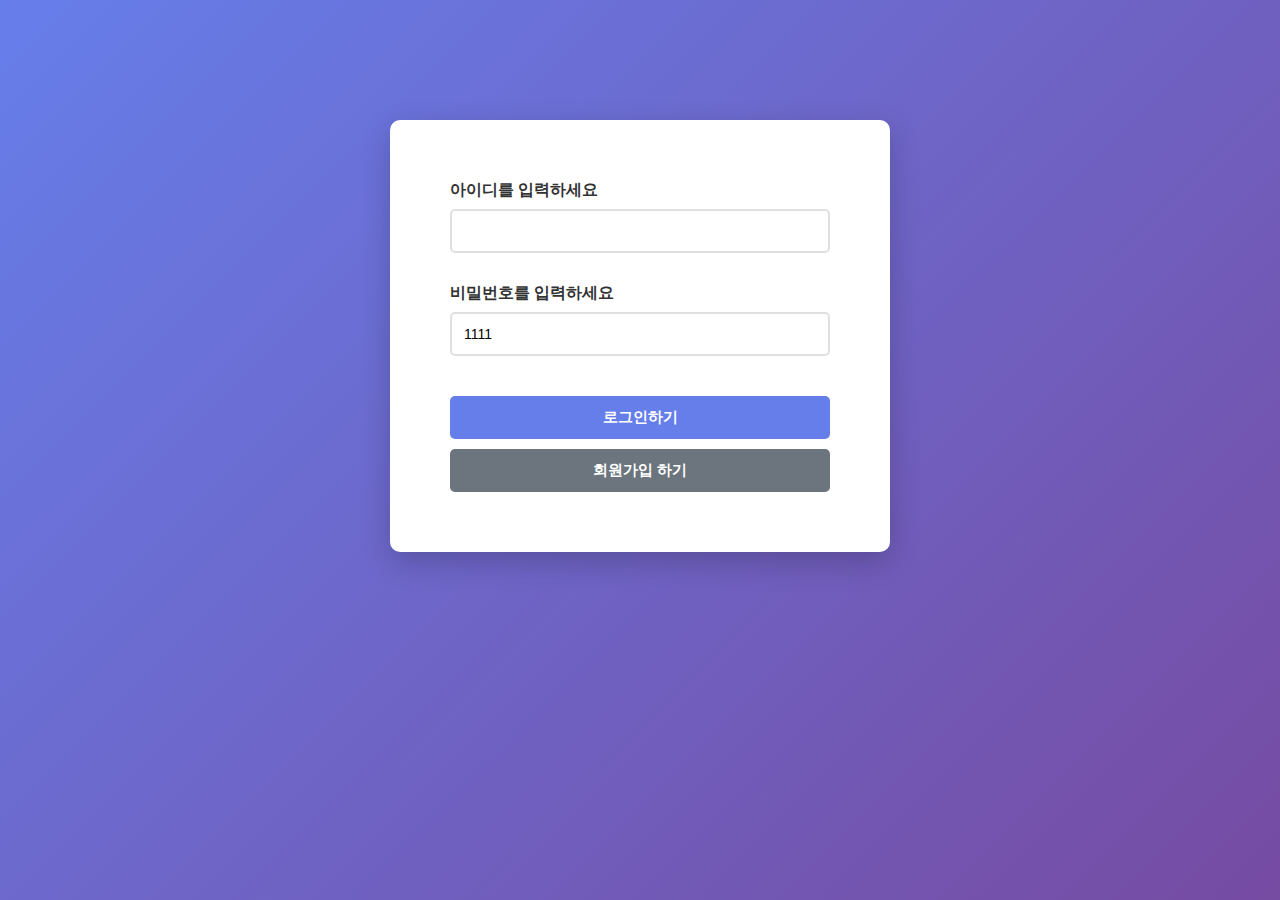
<file: public/index.html>
<!DOCTYPE html>
<html lang="en">
  <head>
    <meta charset="UTF-8" />
    <meta name="viewport" content="width=device-width, initial-scale=1.0" />
    <title>Document</title>
    <link rel="stylesheet" href="./style.css" />
    <script src="./login.mjs"></script>
  </head>
  <body>
    <div class="login-wrapper">
      <p>아이디를 입력하세요<input type="text" id="userid" /></p>
      <p>
        비밀번호를 입력하세요<input type="text" id="password" value="1111" />
      </p>

      <button onclick="login()">로그인하기</button>
      <button onclick="goSignup()" class="signup-btn">회원가입 하기</button>
    </div>
  </body>
</html>
</file>
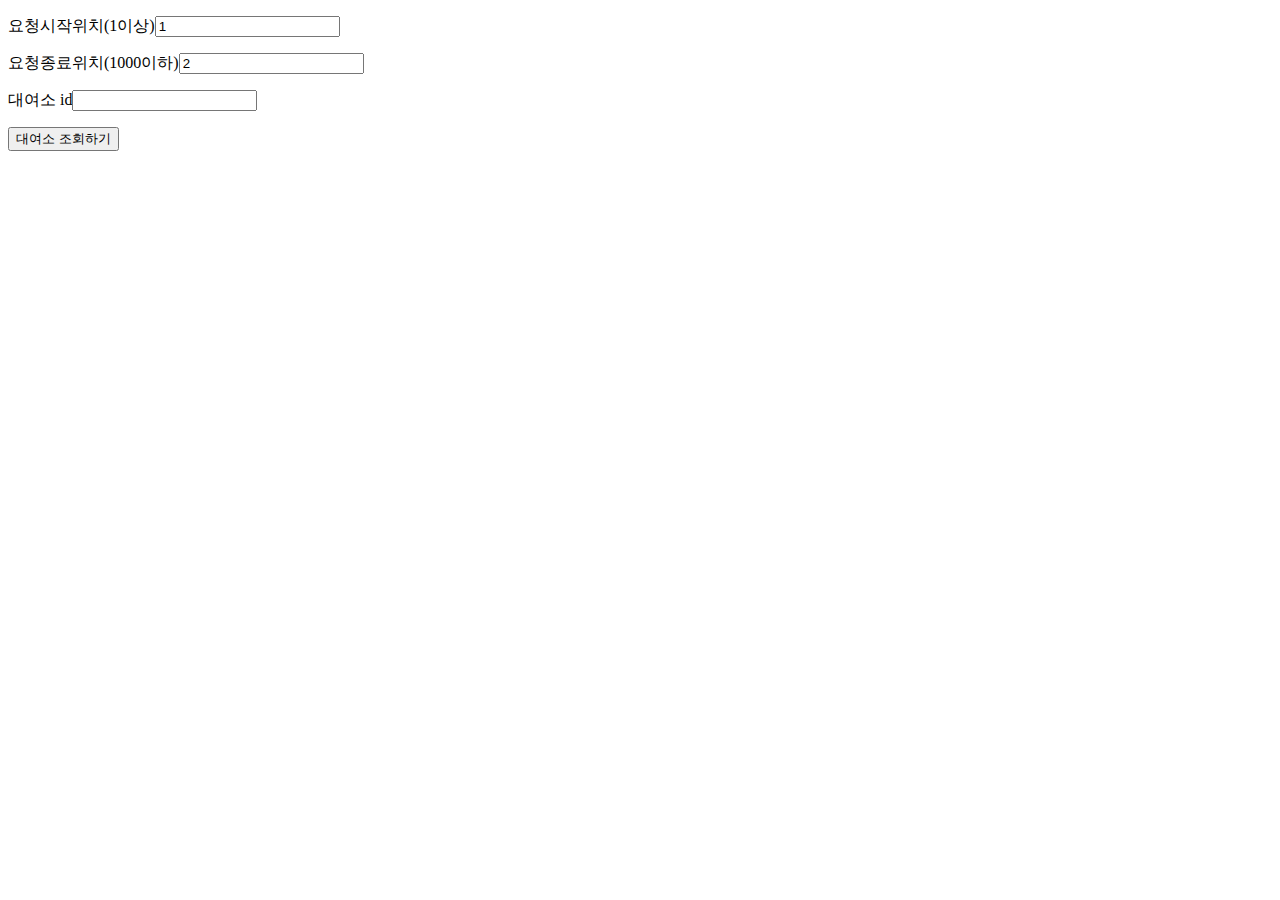
<file: apiTest.html>
<!DOCTYPE html>
<html lang="en">
  <head>
    <meta charset="UTF-8" />
    <meta name="viewport" content="width=device-width, initial-scale=1.0" />
    <title>Document</title>
    <script>
      function loadData() {
        const START_INDEX = document.getElementById("START_INDEX").value;
        const END_INDEX = document.getElementById("END_INDEX").value;
        const stationId = document.getElementById("stationId").value;
        let url = `http://openapi.seoul.go.kr:8088/545962574168797934366b5859415a/json/bikeList/${START_INDEX}/${END_INDEX}/`;
        if (stationId !== "") {
          url += stationId;
        }

        console.log(url);
        fetch(url)
          .then((response) => response.json()) // 응답을 JSON으로 변환
          .then((data) => {
            debugger;
            console.log(JSON.stringify(data, null, 2)); // 변환된 데이터 사용
            if (data.CODE == "INFO-200") {
              document.getElementById("info").innerText = data.MESSAGE;
              return false;
            }
            station = "";
            rows = data.rentBikeStatus.row;
            for (let i = 0; i < rows.length; i++) {
              // alert(rows[i].stationName);
              station +=
                "<strong>순번:</strong>" +
                (i + 1) +
                "<br>" +
                "<strong>거치대 개수:</strong>" +
                rows[i].rackTotCnt +
                "<br>" +
                "<strong>대여소 이름:</strong>" +
                rows[i].stationName +
                "<br>" +
                "<strong>자전거 주차 총 건수:</strong>" +
                rows[i].parkingBikeTotCnt +
                "<br>" +
                "<strong>거치율:</strong>" +
                rows[i].shared +
                "<br>" +
                "<strong>위도:</strong>" +
                rows[i].stationLatitude +
                "<br>" +
                "<strong>경도:</strong>" +
                rows[i].stationLongitude +
                "<br>" +
                "<strong>거치대 ID:</strong>" +
                rows[i].stationId +
                "<br><hr>";
              document.getElementById("info").innerHTML = station;
            }
          })
          .catch((error) => {
            // console.error("에러 발생:", error);
          });
      }
    </script>
  </head>
  <body>
    <p>요청시작위치(1이상)<input type="text" id="START_INDEX" value="1" /></p>
    <p>요청종료위치(1000이하)<input type="text" id="END_INDEX" value="2" /></p>
    <p>대여소 id<input type="text" id="stationId" /></p>
    <button onclick="loadData()">대여소 조회하기</button>
    <div id="info"></div>
  </body>
</html>
</file>
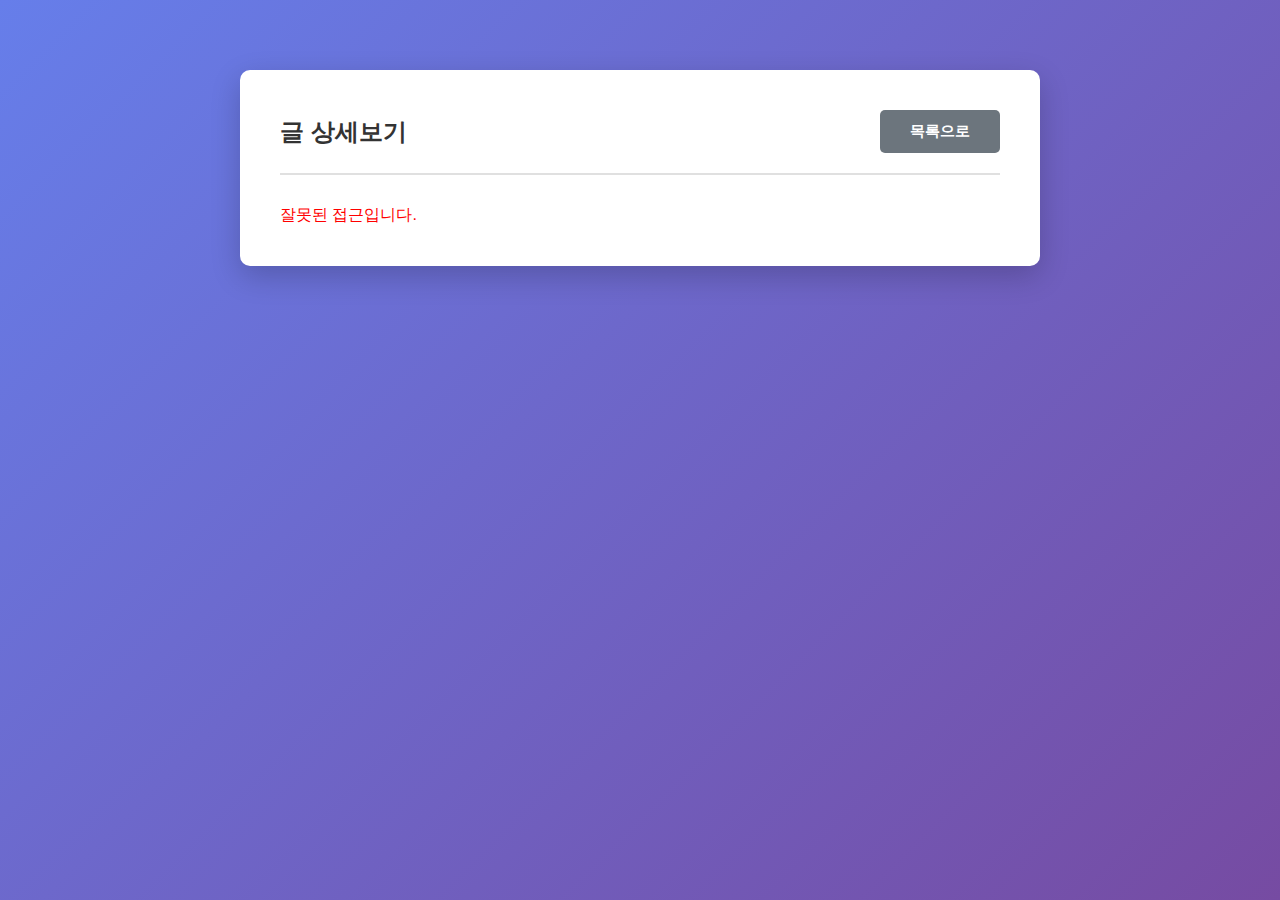
<file: public/detail.html>
<!DOCTYPE html>
<html lang="en">
  <head>
    <meta charset="UTF-8" />
    <meta name="viewport" content="width=device-width, initial-scale=1.0" />
    <title>글 상세보기</title>
    <link rel="stylesheet" href="./style.css" />
  </head>
  <body onload="loadPostDetail()">
    <div class="container">
      <div class="header">
        <h2>글 상세보기</h2>
        <button onclick="location.href='post.html'" class="back-btn">
          목록으로
        </button>
      </div>

      <div id="postDetail">
        <p>불러오는 중...</p>
      </div>

      <div id="editForm" style="display: none">
        <div class="form-group">
          <label for="editContent">내용 수정</label>
          <textarea id="editContent" rows="10"></textarea>
        </div>
        <div class="button-group">
          <button onclick="saveEdit()" class="submit-btn">수정 완료</button>
          <button onclick="cancelEdit()" class="cancel-btn">취소</button>
        </div>
      </div>

      <div
        id="actionButtons"
        style="margin-top: 30px; text-align: right; display: none"
      >
        <button onclick="showEditForm()" class="edit-btn">글 수정</button>
        <button onclick="deletePost()" class="delete-btn">글 삭제</button>
      </div>
    </div>

    <script>
      let currentPostId = null;
      let currentPostData = null;

      function loadPostDetail() {
        // URL에서 id 파라미터 가져오기
        const urlParams = new URLSearchParams(window.location.search);
        const postId = urlParams.get("id");
        currentPostId = postId;

        if (!postId) {
          document.getElementById("postDetail").innerHTML =
            '<p style="color: red;">잘못된 접근입니다.</p>';
          return;
        }

        const token = localStorage.getItem("token");

        if (!token) {
          alert("로그인이 필요합니다.");
          location.href = "login.html";
          return;
        }

        // API 호출: GET /post/:id
        fetch(`http://127.0.0.1:8080/post/${postId}`, {
          method: "GET",
          headers: {
            "Content-Type": "application/json",
            Authorization: `Bearer ${token}`,
          },
        })
          .then((response) => {
            if (!response.ok) {
              throw new Error("포스트를 찾을 수 없습니다.");
            }
            return response.json();
          })
          .then((post) => {
            currentPostData = post;
            displayPost(post);
          })
          .catch((error) => {
            console.error("포스트 불러오기 에러:", error);
            document.getElementById("postDetail").innerHTML =
              '<p style="color: red;">포스트를 불러오는 중 오류가 발생했습니다.</p>';
          });
      }

      function displayPost(post) {
        const detailHTML = `
          <div class="post-detail-card">
            <div class="post-header">
              <img src="${post.url || "https://via.placeholder.com/80"}" 
                   alt="프로필" class="profile-img">
              <div class="post-author">
                <h3>${post.name || "익명"}</h3>
                <p class="userid">@${post.userid || "unknown"}</p>
                <p class="date">${
                  post.createdAt
                    ? new Date(post.createdAt).toLocaleString()
                    : ""
                }</p>
              </div>
            </div>
            <div class="post-content">
              <p>${post.text || ""}</p>
            </div>
          </div>
        `;

        document.getElementById("postDetail").innerHTML = detailHTML;
        document.getElementById("postDetail").style.display = "block";
        document.getElementById("editForm").style.display = "none";

        // 수정, 삭제 버튼 표시
        document.getElementById("actionButtons").style.display = "block";
      }

      function showEditForm() {
        // 수정 폼 표시
        document.getElementById("editContent").value =
          currentPostData.text || "";
        document.getElementById("postDetail").style.display = "none";
        document.getElementById("editForm").style.display = "block";
        document.getElementById("actionButtons").style.display = "none";
      }

      function cancelEdit() {
        // 수정 취소
        document.getElementById("postDetail").style.display = "block";
        document.getElementById("editForm").style.display = "none";
        document.getElementById("actionButtons").style.display = "block";
      }

      function saveEdit() {
        const newText = document.getElementById("editContent").value;

        if (!newText.trim()) {
          alert("내용을 입력해주세요.");
          return;
        }

        const token = localStorage.getItem("token");

        // API 호출: PUT /post/:id (또는 PATCH)
        fetch(`http://127.0.0.1:8080/post/${currentPostId}`, {
          method: "PUT",
          headers: {
            "Content-Type": "application/json",
            Authorization: `Bearer ${token}`,
          },
          body: JSON.stringify({
            text: newText,
          }),
        })
          .then((response) => {
            if (!response.ok) {
              throw new Error("수정에 실패했습니다.");
            }
            return response.json();
          })
          .then((data) => {
            alert("글이 수정되었습니다!");
            location.href = "post.html";
          })
          .catch((error) => {
            console.error("수정 에러:", error);
            alert("글 수정 중 오류가 발생했습니다.");
          });
      }

      function deletePost() {
        if (!confirm("정말로 이 글을 삭제하시겠습니까?")) {
          return;
        }

        const token = localStorage.getItem("token");

        fetch(`http://127.0.0.1:8080/post/${currentPostId}`, {
          method: "DELETE",
          headers: {
            "Content-Type": "application/json",
            Authorization: `Bearer ${token}`,
          },
        })
          .then((response) => {
            if (!response.ok) {
              throw new Error("삭제에 실패했습니다.");
            }
            alert("글이 삭제되었습니다.");
            location.href = "post.html";
          })
          .catch((error) => {
            console.error("삭제 에러:", error);
            alert("글 삭제 중 오류가 발생했습니다.");
          });
      }
    </script>
  </body>
</html>
</file>
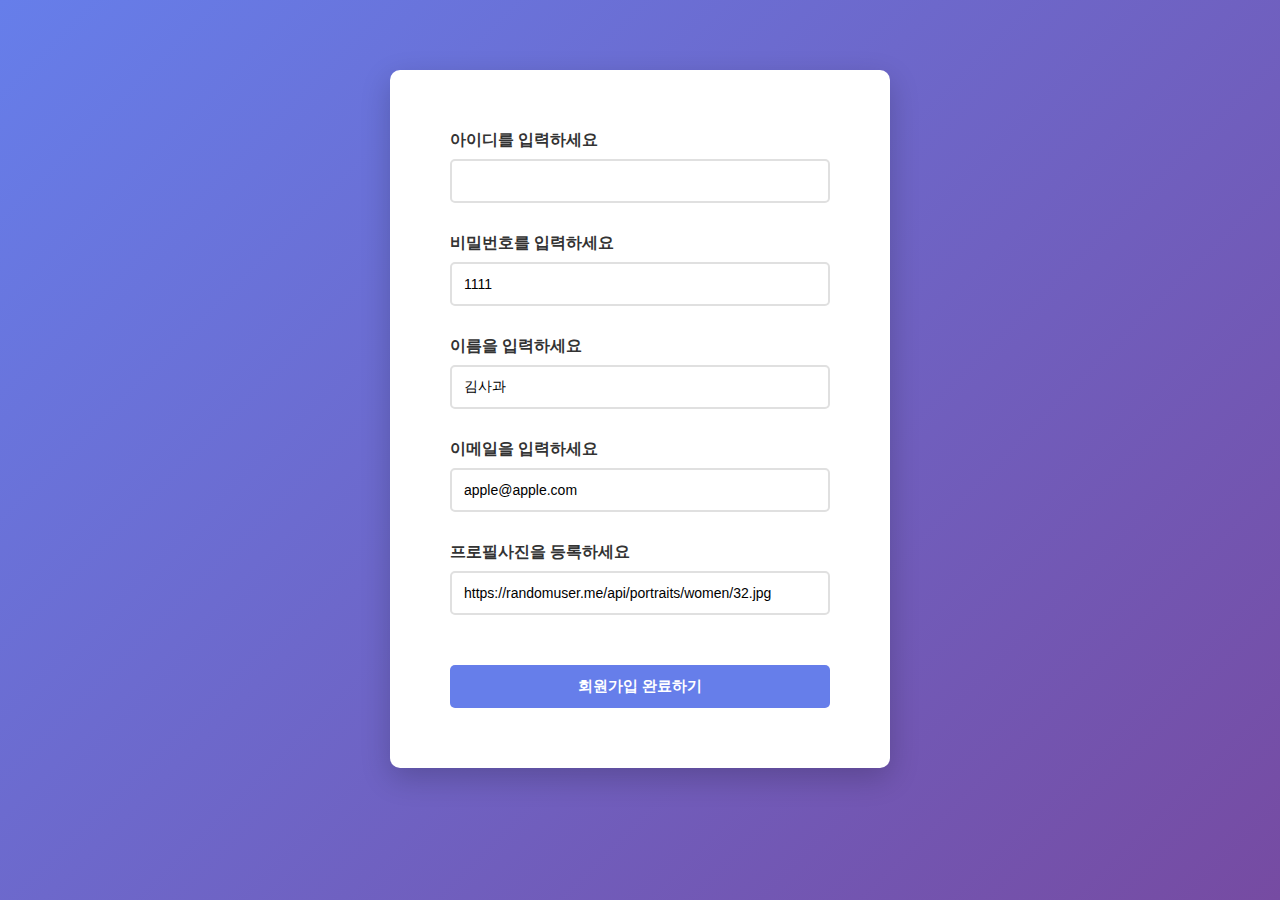
<file: public/signup.html>
<!DOCTYPE html>
<html lang="en">
  <head>
    <meta charset="UTF-8" />
    <meta name="viewport" content="width=device-width, initial-scale=1.0" />
    <title>Document</title>
    <link rel="stylesheet" href="./style.css" />
    <script src="./signup.mjs"></script>
  </head>
  <body>
    <div class="signup-wrapper">
      <p>아이디를 입력하세요<input type="text" id="userid" /></p>
      <p>
        비밀번호를 입력하세요<input type="text" id="password" value="1111" />
      </p>
      <p>이름을 입력하세요<input type="text" id="name" value="김사과" /></p>
      <p>
        이메일을 입력하세요<input
          type="text"
          id="email"
          value="apple@apple.com"
        />
      </p>
      <p>
        프로필사진을 등록하세요<input
          type="text"
          id="url"
          value="https://randomuser.me/api/portraits/women/32.jpg"
        />
      </p>
      <button onclick="signup()">회원가입 완료하기</button>
    </div>
  </body>
</html>
</file>
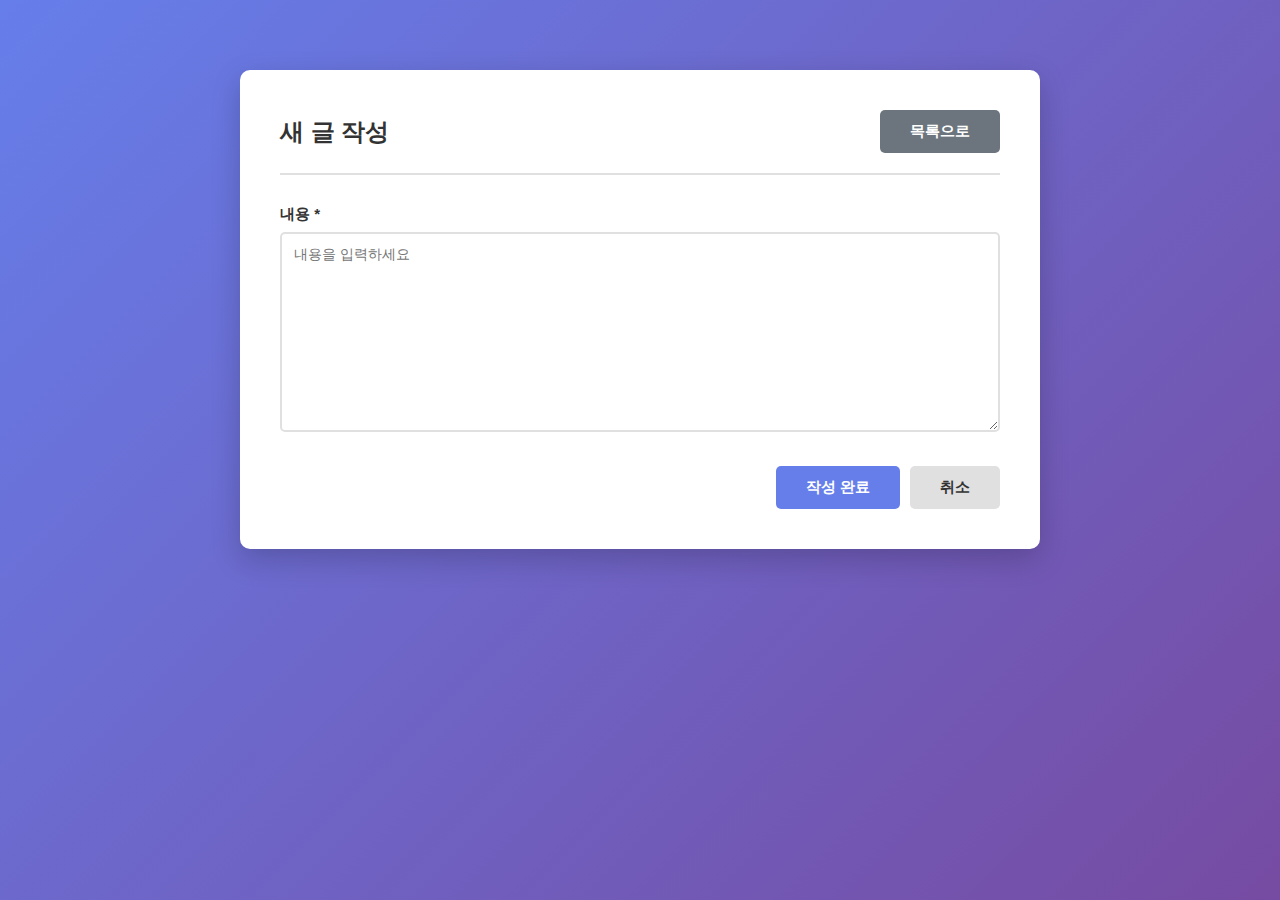
<file: public/write.html>
<!DOCTYPE html>
<html lang="en">
  <head>
    <meta charset="UTF-8" />
    <meta name="viewport" content="width=device-width, initial-scale=1.0" />
    <title>글 쓰기</title>
    <link rel="stylesheet" href="./style.css" />
  </head>
  <body>
    <div class="container">
      <div class="header">
        <h2>새 글 작성</h2>
        <button onclick="location.href='post.html'" class="back-btn">
          목록으로
        </button>
      </div>

      <form id="writeForm">
        <div class="form-group">
          <label for="content">내용 *</label>
          <textarea
            id="content"
            rows="10"
            placeholder="내용을 입력하세요"
            required
          ></textarea>
        </div>

        <div class="button-group">
          <button type="submit" class="submit-btn">작성 완료</button>
          <button
            type="button"
            onclick="location.href='post.html'"
            class="cancel-btn"
          >
            취소
          </button>
        </div>
      </form>
    </div>

    <script>
      document
        .getElementById("writeForm")
        .addEventListener("submit", function (e) {
          e.preventDefault();

          const token = localStorage.getItem("token");
          if (!token) {
            alert("로그인이 필요합니다.");
            location.href = "login.html";
            return;
          }

          const content = document.getElementById("content").value;

          if (!content.trim()) {
            alert("내용을 입력해주세요.");
            return;
          }

          const postData = {
            text: content,
          };

          fetch("http://127.0.0.1:8080/post", {
            method: "POST",
            headers: {
              "Content-Type": "application/json",
              Authorization: `Bearer ${token}`,
            },
            body: JSON.stringify(postData),
          })
            .then((response) => {
              if (!response.ok) {
                throw new Error("글 작성에 실패했습니다.");
              }
              return response.json();
            })
            .then((data) => {
              alert("글이 작성되었습니다!");
              location.href = "post.html";
            })
            .catch((error) => {
              console.error("글 작성 에러:", error);
              alert("글 작성 중 오류가 발생했습니다.");
            });
        });
    </script>
  </body>
</html>
</file>
<file: public/style.css>
/* 전역 스타일 */
* {
  margin: 0;
  padding: 0;
  box-sizing: border-box;
}

body {
  font-family: "Segoe UI", Tahoma, Geneva, Verdana, sans-serif;
  background: linear-gradient(135deg, #667eea 0%, #764ba2 100%);
  min-height: 100vh;
  padding: 20px;
}

/* 공통 버튼 스타일 */
button {
  padding: 12px 30px;
  border: none;
  border-radius: 5px;
  font-size: 15px;
  cursor: pointer;
  transition: all 0.3s;
  font-weight: 600;
}

button:hover {
  transform: translateY(-2px);
  box-shadow: 0 5px 15px rgba(0, 0, 0, 0.2);
}

/* 로그인 페이지 스타일 */
.login-wrapper {
  max-width: 400px;
  margin: 100px auto;
  background-color: white;
  padding: 40px;
  border-radius: 10px;
  box-shadow: 0 10px 30px rgba(0, 0, 0, 0.2);
}

.login-wrapper p {
  margin-bottom: 20px;
  color: #333;
  font-weight: 600;
  display: flex;
  flex-direction: column;
  gap: 8px;
}

.login-wrapper input {
  width: 100%;
  padding: 12px;
  border: 2px solid #e0e0e0;
  border-radius: 5px;
  font-size: 14px;
  transition: border-color 0.3s;
}

.login-wrapper input:focus {
  outline: none;
  border-color: #667eea;
}

.login-wrapper button {
  width: 100%;
  background-color: #667eea;
  color: white;
  margin-top: 10px;
}

.login-wrapper button:hover {
  background-color: #5568d3;
}

.login-wrapper .signup-btn {
  background-color: #6c757d;
  margin-top: 10px;
}

.login-wrapper .signup-btn:hover {
  background-color: #5a6268;
}

/* 회원가입 페이지 스타일 */
.signup-wrapper {
  max-width: 500px;
  margin: 50px auto;
  background-color: white;
  padding: 40px;
  border-radius: 10px;
  box-shadow: 0 10px 30px rgba(0, 0, 0, 0.2);
}

.signup-wrapper p {
  margin-bottom: 20px;
  color: #333;
  font-weight: 600;
  display: flex;
  flex-direction: column;
  gap: 8px;
}

.signup-wrapper input {
  width: 100%;
  padding: 12px;
  border: 2px solid #e0e0e0;
  border-radius: 5px;
  font-size: 14px;
  transition: border-color 0.3s;
}

.signup-wrapper input:focus {
  outline: none;
  border-color: #667eea;
}

.signup-wrapper button {
  width: 100%;
  background-color: #667eea;
  color: white;
  margin-top: 20px;
}

.signup-wrapper button:hover {
  background-color: #5568d3;
}

/* 포스트 목록 페이지 스타일 */
.header {
  max-width: 1000px;
  margin: 0 auto 30px;
  background-color: white;
  padding: 20px 30px;
  border-radius: 10px;
  box-shadow: 0 5px 20px rgba(0, 0, 0, 0.1);
  display: flex;
  justify-content: space-between;
  align-items: center;
  flex-wrap: wrap;
  gap: 15px;
}

.header h2 {
  color: #333;
  font-size: 24px;
}

.header-right {
  display: flex;
  align-items: center;
  gap: 15px;
  flex-wrap: wrap;
}

.search-box {
  display: flex;
  gap: 8px;
  align-items: center;
}

.search-box input {
  padding: 10px 15px;
  border: 2px solid #e0e0e0;
  border-radius: 5px;
  font-size: 14px;
  width: 200px;
  transition: border-color 0.3s;
}

.search-box input:focus {
  outline: none;
  border-color: #667eea;
}

.search-btn {
  background-color: #667eea;
  color: white;
  padding: 10px 20px;
}

.search-btn:hover {
  background-color: #5568d3;
}

.reset-btn {
  background-color: #6c757d;
  color: white;
  padding: 10px 20px;
}

.reset-btn:hover {
  background-color: #5a6268;
}

.write-btn {
  background-color: #667eea;
  color: white;
}

.write-btn:hover {
  background-color: #5568d3;
}

#postList {
  max-width: 1000px;
  margin: 0 auto;
}

#postList > div {
  background-color: white;
  padding: 25px;
  margin-bottom: 20px;
  border-radius: 10px;
  box-shadow: 0 5px 20px rgba(0, 0, 0, 0.1);
}

#postList img {
  border-radius: 50%;
  margin-bottom: 15px;
  box-shadow: 0 3px 10px rgba(0, 0, 0, 0.1);
}

#postList strong {
  color: #667eea;
  font-weight: 700;
}

#postList button {
  background-color: #667eea;
  color: white;
  padding: 8px 20px;
  margin-top: 10px;
  font-size: 14px;
}

#postList button:hover {
  background-color: #5568d3;
}

#postList hr {
  display: none;
}

/* 글쓰기 페이지 스타일 */
.container {
  max-width: 800px;
  margin: 50px auto;
  background-color: white;
  padding: 40px;
  border-radius: 10px;
  box-shadow: 0 10px 30px rgba(0, 0, 0, 0.2);
}

.container .header {
  max-width: 100%;
  margin-bottom: 30px;
  padding: 0 0 20px 0;
  border-bottom: 2px solid #e0e0e0;
  box-shadow: none;
  border-radius: 0;
}

.back-btn {
  background-color: #6c757d;
  color: white;
}

.back-btn:hover {
  background-color: #5a6268;
}

.form-group {
  margin-bottom: 25px;
}

.form-group label {
  display: block;
  margin-bottom: 8px;
  color: #333;
  font-weight: 600;
  font-size: 15px;
}

.form-group input,
.form-group textarea {
  width: 100%;
  padding: 12px;
  border: 2px solid #e0e0e0;
  border-radius: 5px;
  font-size: 14px;
  font-family: inherit;
  transition: border-color 0.3s;
}

.form-group input:focus,
.form-group textarea:focus {
  outline: none;
  border-color: #667eea;
}

.form-group textarea {
  resize: vertical;
  min-height: 200px;
}

.button-group {
  display: flex;
  gap: 10px;
  justify-content: flex-end;
  margin-top: 30px;
}

.submit-btn {
  background-color: #667eea;
  color: white;
}

.submit-btn:hover {
  background-color: #5568d3;
}

.cancel-btn {
  background-color: #e0e0e0;
  color: #333;
}

.cancel-btn:hover {
  background-color: #d0d0d0;
}

/* 반응형 디자인 */
@media (max-width: 768px) {
  body {
    padding: 10px;
  }

  .login-wrapper,
  .signup-wrapper,
  .container {
    padding: 25px;
    margin: 20px auto;
  }

  .header {
    flex-direction: column;
    gap: 15px;
    align-items: stretch;
  }

  .header button {
    width: 100%;
  }

  #postList > div {
    padding: 20px;
  }

  .button-group {
    flex-direction: column;
    width: 100%;
  }

  .submit-btn,
  .cancel-btn {
    width: 100%;
  }
}

/* p 태그 간격 키우기 */
.login-wrapper p,
.signup-wrapper p {
  margin-bottom: 30px;
}

/* 로그인/회원가입 박스 크기 증가 */
.login-wrapper,
.signup-wrapper {
  padding: 60px;
  max-width: 500px;
}
</file>
